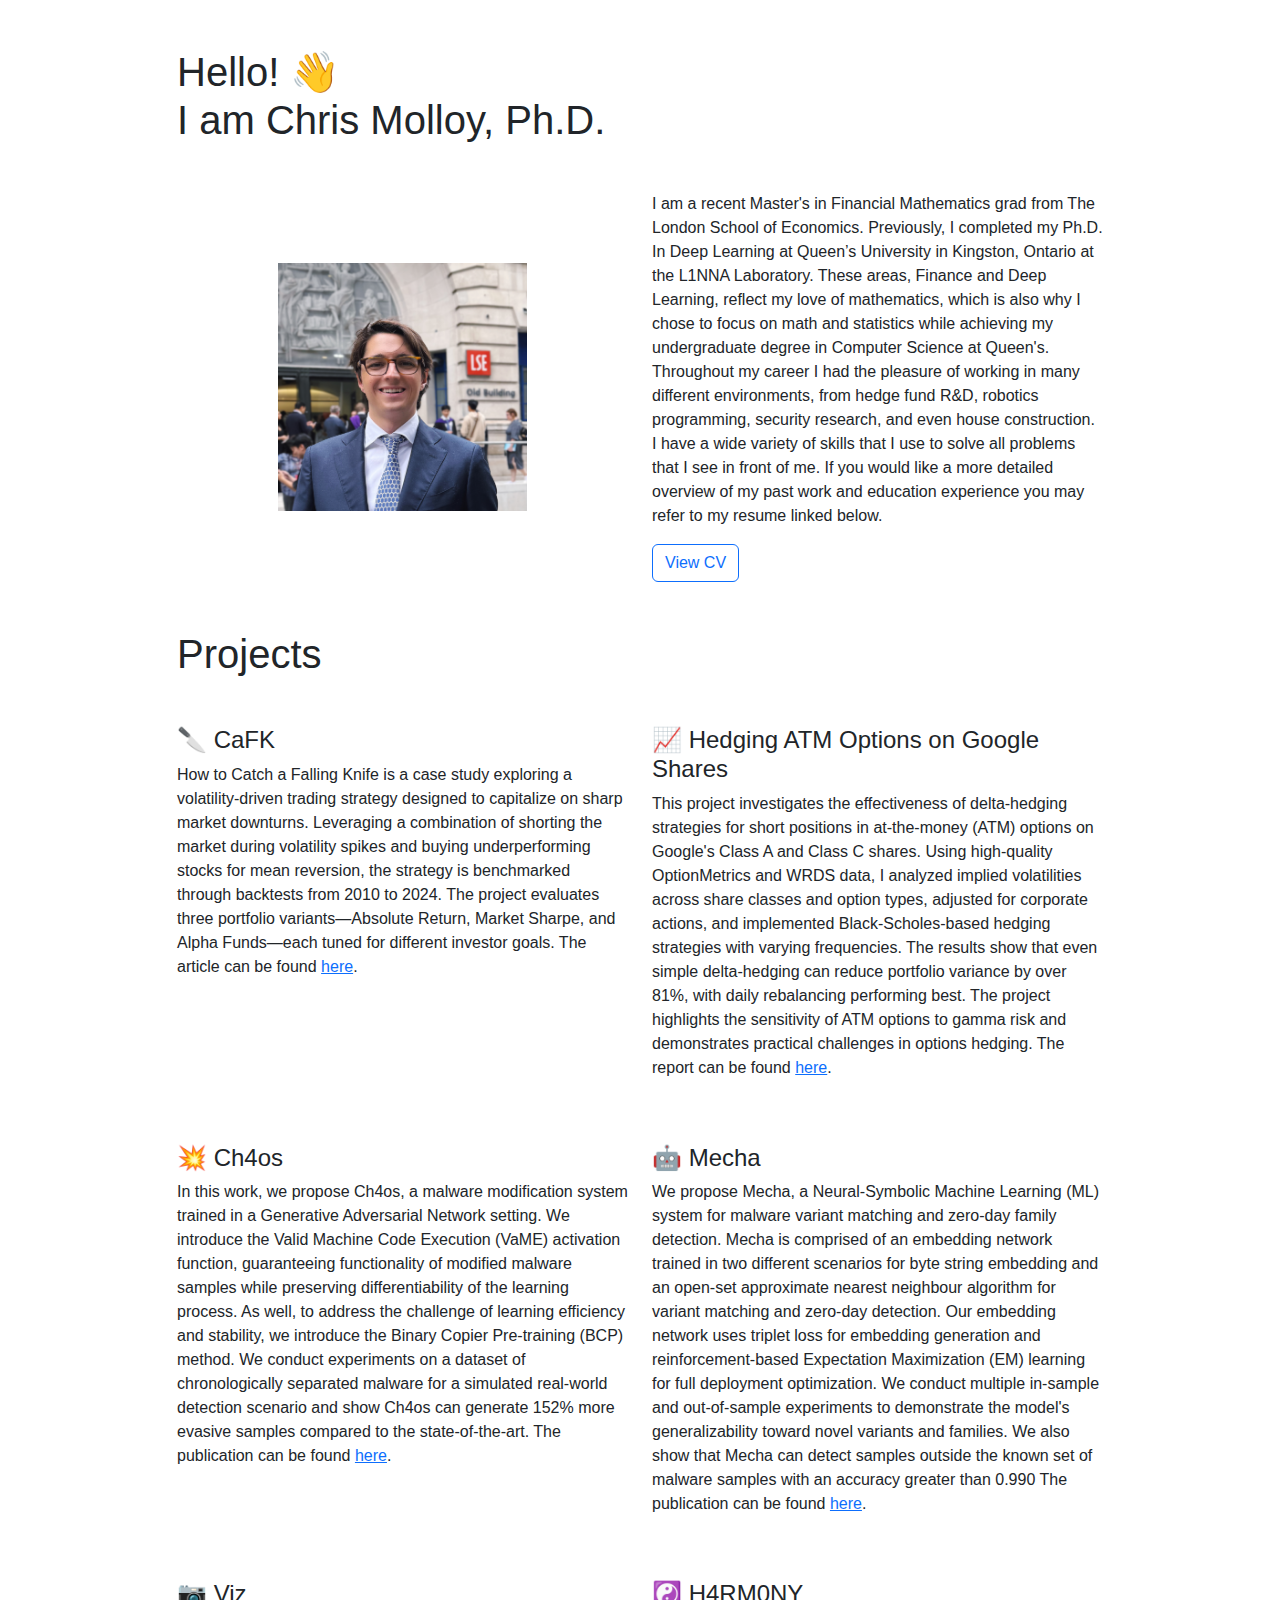
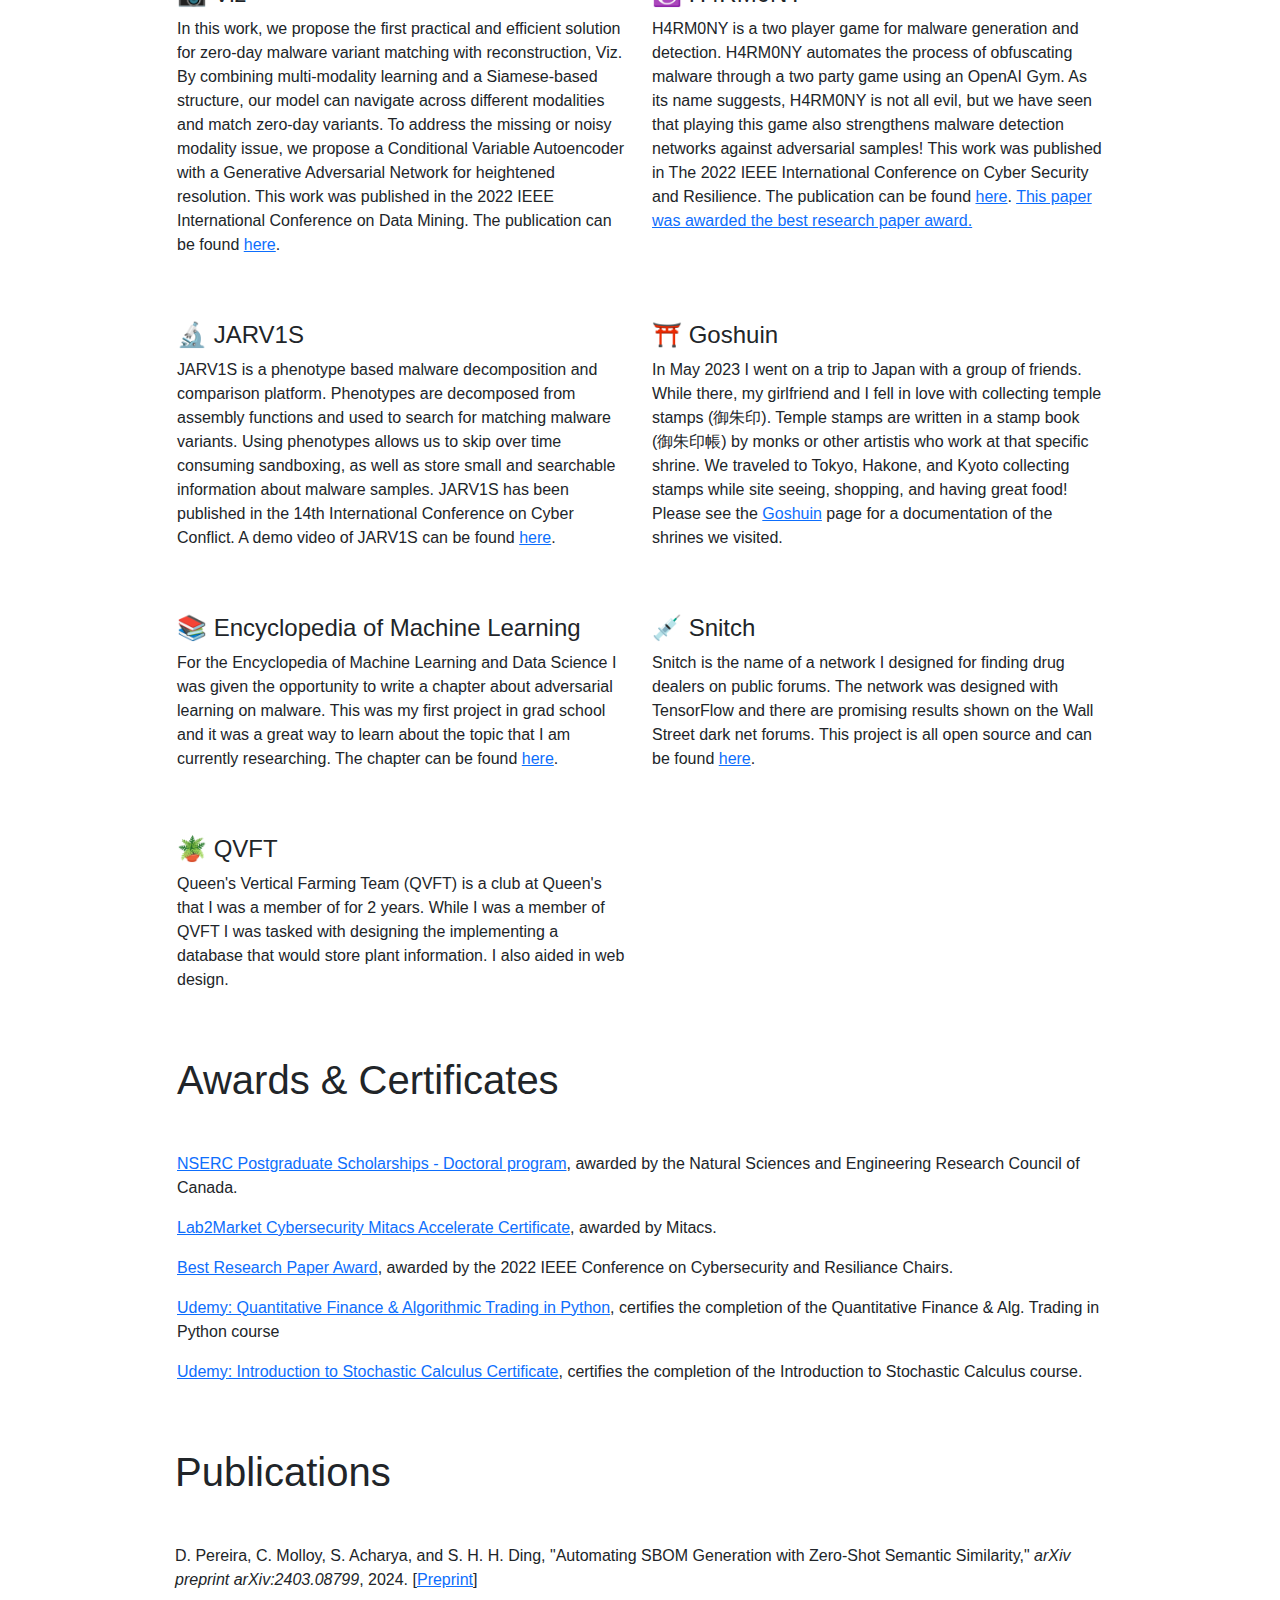
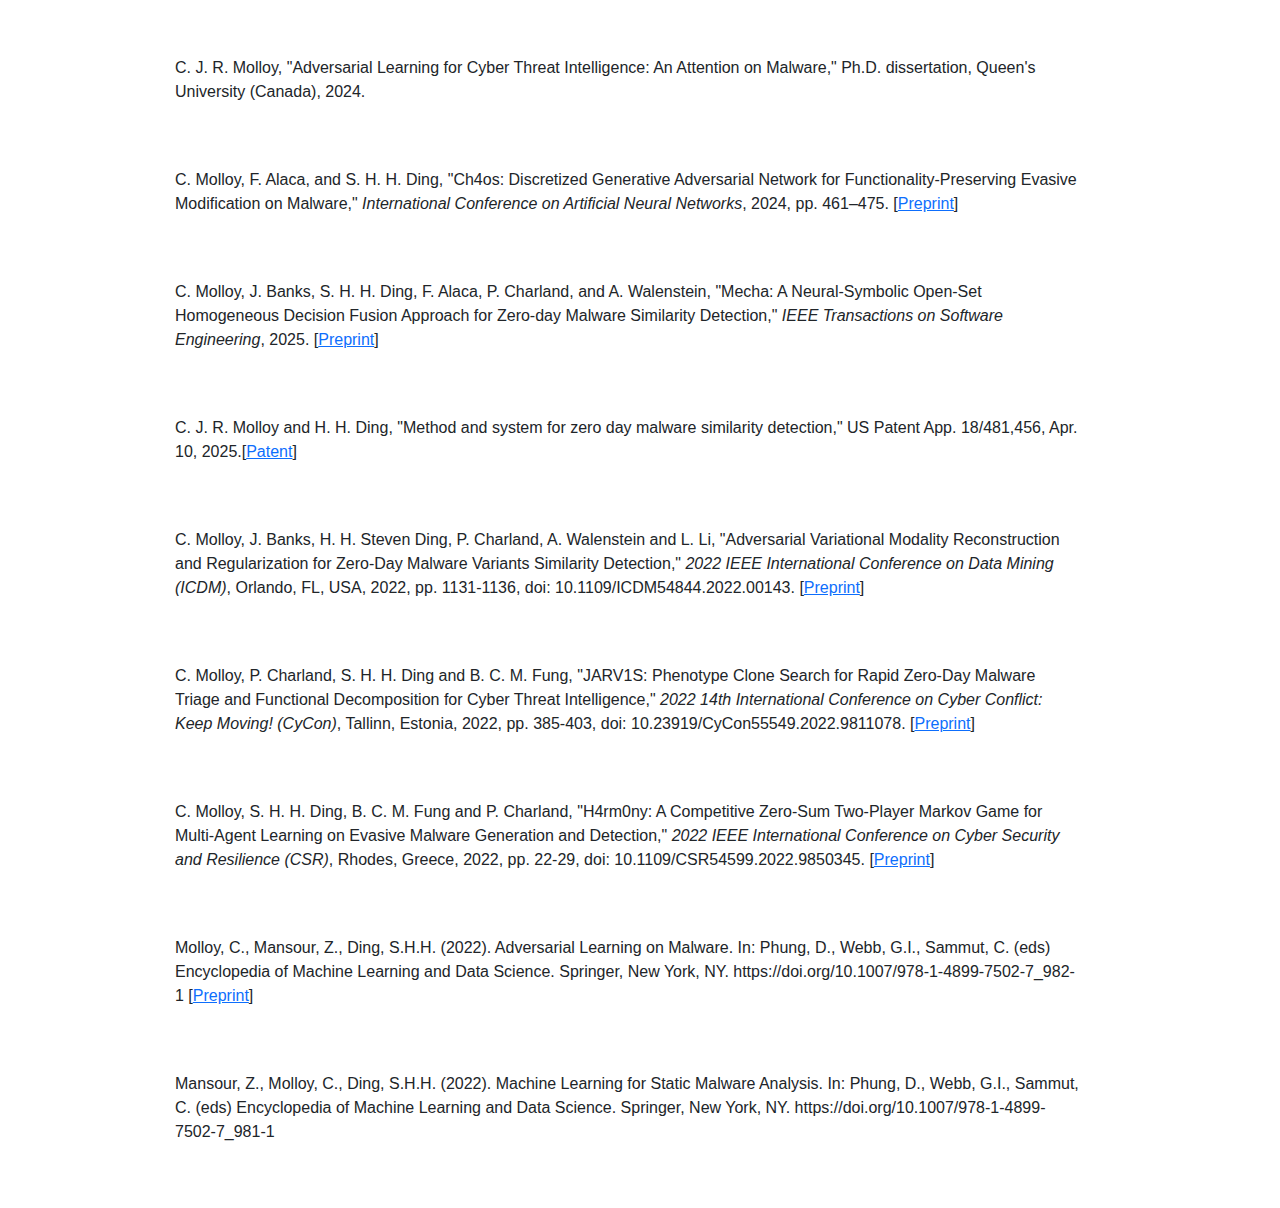
<file: index.html>
<!doctype html>
<html lang="en">
  <head>
    <title>Chris</title>
    <link rel="icon" href="img/favicon.ico">
    <meta charset="utf-8">
    <meta name="viewport" content="width=device-width, initial-scale=1">

    

<link href="css/bootstrap.min.css" rel="stylesheet">


  </head>
<style>
.btn-download, .btn-download:hover, .btn-download:active, .btn-download:visited {
    background-color:aliceblue !important;
    
}
body {
    font-family: "HelveticaNeue-Light", "Helvetica Neue Light", "Helvetica Neue", Helvetica, Arial, "Lucida Grande", sans-serif; 
    font-weight: 300;
}


</style>
  <body style="background-color:r#fffff2;">
    
    <main class='container mt-5 mb-5' style="">
    <div class='row mt-5'>
        <div class='col-md-1'></div>
        <div class='col-md-10'>
            <h1>Hello! 👋<br> I am Chris Molloy, Ph.D.</h1>
            <div class='row align-items-center mt-5'>
                <div class='col-md-6'>
                    <img src="img/face5.JPG" class="mx-auto d-block" style="width:55%;">

                </div>
                <div class='col-md-6'>
                    <p>I am a recent Master's in Financial Mathematics grad from The London School of Economics. Previously, I completed my Ph.D. In Deep Learning at Queen’s University in Kingston, Ontario at the L1NNA Laboratory. These areas, Finance and Deep Learning, reflect my love of mathematics, which is also why I chose to focus on math and statistics while achieving my undergraduate degree in Computer Science at Queen's. Throughout my career I had the pleasure of working in many different environments, from hedge fund R&#38;D, robotics programming, security research, and even house construction. I have a wide variety of skills that I use to solve all problems that I see in front of me.
                    If you would like a more detailed overview of my past work and education experience you may refer to my resume linked below.</p>

                    <a href="docs/resume_molloy.pdf" target="_blank" class="btn btn-outline-primary" role="button">View CV</a>

                </div>
            </div>
        </div>
        <div class='col-md-1'></div>
    </div>
    <div class='row mt-5'>
        <div class='col-md-1'></div>
        <div class='col-md-10'>
            <h1>Projects</h1>
            <!--Top of block-->
            <div class="row mt-5">
                <div class="col-md-6">
                    <h4>🔪 CaFK</h4>
                    <p>How to Catch a Falling Knife is a case study exploring a volatility-driven trading strategy designed to capitalize on sharp market downturns. Leveraging a combination of shorting the market during volatility spikes and buying underperforming stocks for mean reversion, the strategy is benchmarked through backtests from 2010 to 2024. The project evaluates three portfolio variants—Absolute Return, Market Sharpe, and Alpha Funds—each tuned for different investor goals. The article can be found <a href="https://medium.com/@chris_molloy/how-to-catch-a-falling-knife-finding-deals-in-a-market-frenzy-fa9c8811d85c" target="_blank" class="">here</a>.</p>
                </div>
                <div class="col-md-6">
                    <h4>📈 Hedging ATM Options on Google Shares</h4>
                    <p>This project investigates the effectiveness of delta-hedging strategies for short positions in at-the-money (ATM) options on Google's Class A and Class C shares. Using high-quality OptionMetrics and WRDS data, I analyzed implied volatilities across share classes and option types, adjusted for corporate actions, and implemented Black-Scholes-based hedging strategies with varying frequencies. The results show that even simple delta-hedging can reduce portfolio variance by over 81%, with daily rebalancing performing best. The project highlights the sensitivity of ATM options to gamma risk and demonstrates practical challenges in options hedging. The report can be found <a href="https://github.com/ChrisJMolloy/at_the_money_hedge/blob/main/Hedging%20ATM%20Options.pdf" target="_blank" class="">here</a>.
                        
                    </p>
                </div>
            </div>
            <!--Bottom of block-->
            <!--Top of block-->
            <div class="row mt-5">
                <div class="col-md-6">
                    <h4>💥 Ch4os</h4>
                    <p>In this work, we propose Ch4os, a malware modification system trained in a Generative Adversarial Network setting. We introduce the Valid Machine Code Execution (VaME) activation function, guaranteeing functionality of modified malware samples while preserving differentiability of the learning process. As well, to address the challenge of learning efficiency and stability, we introduce the Binary Copier Pre-training (BCP) method. We conduct experiments on a dataset of chronologically separated malware for a simulated real-world detection scenario and show Ch4os can generate 152% more evasive samples compared to the state-of-the-art. The publication can be found <a href="https://link.springer.com/chapter/10.1007/978-3-031-72356-8_30" target="_blank" class="">here</a>.</p>
                </div>
                <div class="col-md-6">
                    <h4>🤖 Mecha</h4>
                    <p>We propose Mecha, a Neural-Symbolic Machine Learning (ML) system for malware variant matching and zero-day family detection. Mecha is comprised of an embedding network trained in two different scenarios for byte string embedding and an open-set approximate nearest neighbour algorithm for variant matching and zero-day detection. Our embedding network uses triplet loss for embedding generation and reinforcement-based Expectation Maximization (EM) learning for full deployment optimization. We conduct multiple in-sample and out-of-sample experiments to demonstrate the model's generalizability toward novel variants and families. We also show that Mecha can detect samples outside the known set of malware samples with an accuracy greater than 0.990 The publication can be found <a href="https://ieeexplore.ieee.org/document/10847580" target="_blank" class="">here</a>.</p>
                </div>
            </div>
            <!--Bottom of block-->
            <!--Top of block-->
            <div class="row mt-5">
                <div class="col-md-6">
                    <h4>📷 Viz</h4>
                    <p>In this work, we propose the first practical and efficient solution for zero-day malware variant matching with reconstruction, Viz. By combining multi-modality learning and a Siamese-based structure, our model can navigate across different modalities and match zero-day variants. To address the missing or noisy modality issue, we propose a Conditional Variable Autoencoder with a Generative Adversarial Network for heightened resolution. This work was published in the 2022 IEEE International Conference on Data Mining. The publication can be found <a href="https://ieeexplore.ieee.org/document/10027742" target="_blank" class="">here</a>.</p>
                </div>
                <div class="col-md-6">
                    <h4>☯️ H4RM0NY</h4>
                    <p>H4RM0NY is a two player game for malware generation and detection.  H4RM0NY automates the process of obfuscating malware through a two party game using an OpenAI Gym. As its name suggests, H4RM0NY is not all evil, but we have seen that playing this game also strengthens malware detection networks against adversarial samples! This work was published in The 2022 IEEE International Conference on Cyber Security and Resilience. The publication can be found <a href="https://ieeexplore.ieee.org/document/9850345" target="_blank" class="">here</a>. <a href='docs/20220728 IEEE_CSR_2022_Award.pdf'>This paper was awarded the best research paper award.</a></p>
                </div>
            </div>
            <!--Bottom of block-->
            <!--Top of block-->
            <div class="row mt-5">
                <div class="col-md-6">
                    <h4>🔬 JARV1S</h4>
                    <p>JARV1S is a phenotype based malware decomposition and comparison platform. Phenotypes are decomposed from assembly functions and used to search for matching malware variants. Using phenotypes allows us to skip over time consuming sandboxing, as well as store small and searchable information about malware samples. JARV1S has been published in the 14th International Conference on Cyber Conflict. A demo video of JARV1S can be found <a href="https://www.youtube.com/watch?v=aSiLOtAvIFw&ab_channel=dead99snow" target="_blank" class="">here</a>.</p>
                </div>
                <div class="col-md-6">
                    <h4>⛩️ Goshuin</h4>
                    <p>In May 2023 I went on a trip to Japan with a group of friends. While there, my girlfriend and I fell in love with collecting temple stamps (御朱印). Temple stamps are written in a stamp book (御朱印帳) by monks or other artistis who work at that specific shrine. We traveled to Tokyo, Hakone, and Kyoto collecting stamps while site seeing, shopping, and having great food! Please see the <a href='goshuin.html'>Goshuin</a> page for a documentation of the shrines we visited.</p>
                </div>
            </div>
            <!--Bottom of block-->
             <!--Top of block-->
            <div class="row mt-5">
                <div class="col-md-6">
                    <h4>📚 Encyclopedia of Machine Learning</h4>
                    <p>For the Encyclopedia of Machine Learning and Data Science I was given the opportunity to write a chapter about adversarial learning on malware. This was my first project in grad school and it was a great way to learn about the topic that I am currently researching. The chapter can be found <a href="https://link.springer.com/referenceworkentry/10.1007/978-1-4899-7502-7_982-1" target="_blank" class="">here</a>.</p>
                </div>
                <div class="col-md-6">
                    <h4>💉 Snitch</h4>
                    <p>Snitch is the name of a network I designed for finding drug dealers on public forums. The network was designed with TensorFlow and there are promising results shown on the Wall Street dark net forums. This project is all open source and can be found <a href="https://github.com/ChrisJMolloy/snitch" target="_blank" class="">here</a>.</p>
                </div>
            </div>
            <!--Bottom of block-->
            <!--Top of block-->
            <div class="row mt-5">
                <div class="col-md-6">
                    <h4>🪴 QVFT</h4>
                    <p>Queen's Vertical Farming Team (QVFT) is a club at Queen's that I was a member of for 2 years. While I was a member of QVFT I was tasked with designing the implementing a database that would store plant information. I also aided in web design.</p>
                </div>
                <div class="col-md-6">
                    <h4></h4>
                    <p></p>
                </div>
            </div>
            <!--Bottom of block-->
        </div>
        <div class='col-md-1'></div>
    </div>
 
        
        <div class='row mt-5'>
            <div class='col-md-1'></div>
            <div class='col-md-10'>
                <h1>Awards & Certificates</h1>
                <!--Top of block-->
                <div class="row mt-5">
                    <div class="col-md-12">
                        <p><a href='https://www.nserc-crsng.gc.ca/students-etudiants/pg-cs/bellandpostgrad-belletsuperieures_eng.asp' target="_blank">NSERC Postgraduate Scholarships - Doctoral program</a>, awarded by the Natural Sciences and Engineering Research Council of Canada.</p>
                        <p><a href='docs/mitacs_certificate.pdf' target="_blank">Lab2Market Cybersecurity Mitacs Accelerate Certificate</a>, awarded by Mitacs.</p>
                        <p><a href='docs/20220728 IEEE_CSR_2022_Award.pdf' target="_blank">Best Research Paper Award</a>, awarded by the 2022 IEEE Conference on Cybersecurity and Resiliance Chairs.</p>
                        <p><a href='https://www.udemy.com/certificate/UC-10bca69e-04db-4ba7-a737-e7d7dc773cae/?utm_campaign=email&utm_source=sendgrid.com&utm_medium=email'target="_blank">Udemy: Quantitative Finance & Algorithmic Trading in Python</a>, certifies the completion of the Quantitative Finance & Alg. Trading in Python course</p>
                        <p><a href='https://www.udemy.com/certificate/UC-e325141f-3000-48e4-ae0f-e79b0cb98649/?utm_source=sendgrid.com&utm_medium=email&utm_campaign=email' target="_blank">Udemy: Introduction to Stochastic Calculus Certificate</a>, certifies the completion of the Introduction to Stochastic Calculus course.</p>


                    


                    </div>
                </div>
                <!--Bottom of block-->

                
                
        </div>


        <div class='row mt-5'>
            <div class='col-md-1'></div>
            <div class='col-md-10'>
                <h1>Publications</h1>
                <!--Top of block-->
                <div class="row mt-5">
                    <div class="col-md-12">
                        <p>D. Pereira, C. Molloy, S. Acharya, and S. H. H. Ding, "Automating SBOM Generation with Zero-Shot Semantic Similarity," <i>arXiv preprint arXiv:2403.08799</i>, 2024. [<a href="https://arxiv.org/abs/2403.08799" target="_blank" role="button">Preprint</a>]</p>
                    </div>
                </div>
                <!--Bottom of block-->

                <!--Top of block-->
                <div class="row mt-5">
                    <div class="col-md-12">
                        <p>C. J. R. Molloy, "Adversarial Learning for Cyber Threat Intelligence: An Attention on Malware," Ph.D. dissertation, Queen's University (Canada), 2024.</p>
                    </div>
                </div>
                <!--Bottom of block-->

                <!--Top of block-->
                <div class="row mt-5">
                    <div class="col-md-12">
                        <p>C. Molloy, F. Alaca, and S. H. H. Ding, "Ch4os: Discretized Generative Adversarial Network for Functionality-Preserving Evasive Modification on Malware," <i>International Conference on Artificial Neural Networks</i>, 2024, pp. 461–475. [<a href="docs/Ch4os.pdf" target="_blank" role="button">Preprint</a>]</p>
                    </div>
                </div>
                <!--Bottom of block-->

                <!--Top of block-->
                <div class="row mt-5">
                    <div class="col-md-12">
                        <p>C. Molloy, J. Banks, S. H. H. Ding, F. Alaca, P. Charland, and A. Walenstein, "Mecha: A Neural-Symbolic Open-Set Homogeneous Decision Fusion Approach for Zero-day Malware Similarity Detection," <i>IEEE Transactions on Software Engineering</i>, 2025. [<a href="docs/Mecha.pdf" target="_blank" role="button">Preprint</a>]</p>
                    </div>
                </div>
                <!--Bottom of block-->
                <!--Top of block-->
                <div class="row mt-5">
                    <div class="col-md-12">
                        <p>C. J. R. Molloy and H. H. Ding, "Method and system for zero day malware similarity detection," US Patent App. 18/481,456, Apr. 10, 2025.[<a href="https://patents.google.com/patent/US20250117483A1/en" target="_blank" role="button">Patent</a>]</p>
                    </div>
                </div>
                <!--Bottom of block-->
                <!--Top of block-->
                <div class="row mt-5">
                    <div class="col-md-12">
                        <p>C. Molloy, J. Banks, H. H. Steven Ding, P. Charland, A. Walenstein and L. Li, "Adversarial Variational Modality Reconstruction and Regularization for Zero-Day Malware Variants Similarity Detection," <i>2022 IEEE International Conference on Data Mining (ICDM)</i>, Orlando, FL, USA, 2022, pp. 1131-1136, doi: 10.1109/ICDM54844.2022.00143. [<a href="docs/viz.pdf" target="_blank" class="" role="button">Preprint</a>]</p>
                    </div>
                </div>
                <!--Bottom of block-->
                <!--Top of block-->
                <div class="row mt-5">
                    <div class="col-md-12">
                        <p>C. Molloy, P. Charland, S. H. H. Ding and B. C. M. Fung, "JARV1S: Phenotype Clone Search for Rapid Zero-Day Malware Triage and Functional Decomposition for Cyber Threat Intelligence," <i>2022 14th International Conference on Cyber Conflict: Keep Moving! (CyCon)</i>, Tallinn, Estonia, 2022, pp. 385-403, doi: 10.23919/CyCon55549.2022.9811078. [<a href="docs/jarv1s.pdf" target="_blank" class="" role="button">Preprint</a>]</p>
                    </div>
                </div>
                <!--Bottom of block-->
                <!--Top of block-->
                <div class="row mt-5">
                    <div class="col-md-12">
                        <p>C. Molloy, S. H. H. Ding, B. C. M. Fung and P. Charland, "H4rm0ny: A Competitive Zero-Sum Two-Player Markov Game for Multi-Agent Learning on Evasive Malware Generation and Detection," <i>2022 IEEE International Conference on Cyber Security and Resilience (CSR)</i>, Rhodes, Greece, 2022, pp. 22-29, doi: 10.1109/CSR54599.2022.9850345. [<a href="docs/h4r.pdf" target="_blank" class="" role="button">Preprint</a>]</p>
                    </div>
                </div>
                <!--Bottom of block-->
                <!--Top of block-->
                <div class="row mt-5">
                    <div class="col-md-12">
                        <p>Molloy, C., Mansour, Z., Ding, S.H.H. (2022). Adversarial Learning on Malware. In: Phung, D., Webb, G.I., Sammut, C. (eds) Encyclopedia of Machine Learning and Data Science. Springer, New York, NY. https://doi.org/10.1007/978-1-4899-7502-7_982-1 [<a href="docs/book_chapter___adversarial_learning_on_malware.pdf" target="_blank" class="" role="button">Preprint</a>]</p>
                    </div>
                </div>
                <!--Bottom of block-->
                <!--Top of block-->
                <div class="row mt-5">
                    <div class="col-md-12">
                        <p>Mansour, Z., Molloy, C., Ding, S.H.H. (2022). Machine Learning for Static Malware Analysis. In: Phung, D., Webb, G.I., Sammut, C. (eds) Encyclopedia of Machine Learning and Data Science. Springer, New York, NY. https://doi.org/10.1007/978-1-4899-7502-7_981-1</p>
                    </div>
                </div>
                <!--Bottom of block-->

  
        </div>








    </main>


    
  </body>
</html>
</file>
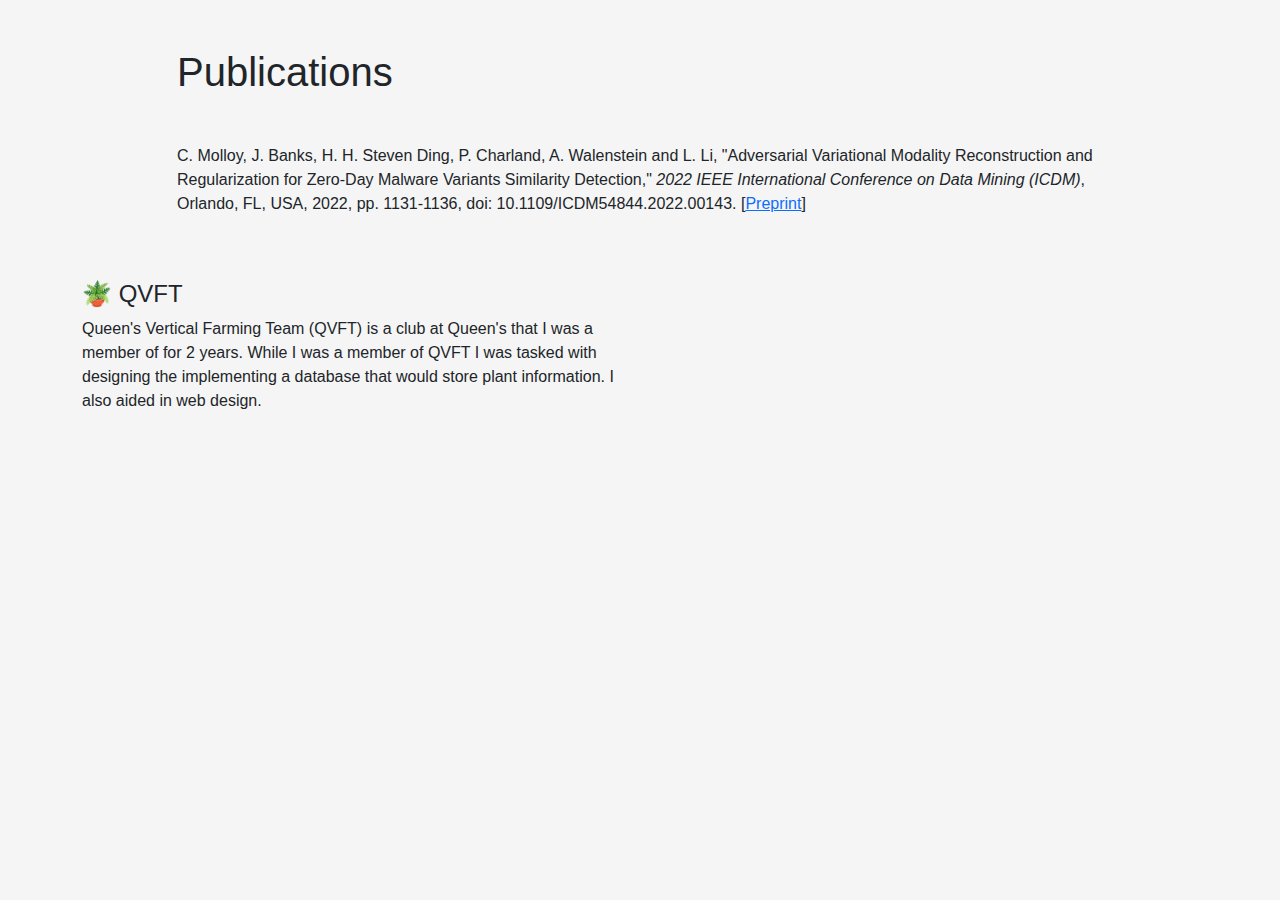
<file: publications.html>
<!doctype html>
<html lang="en">
  <head>
    <title>Chris</title>
    <link rel="icon" href="img/favicon.ico">
    <meta charset="utf-8">
    <meta name="viewport" content="width=device-width, initial-scale=1">

    

<link href="css/bootstrap.min.css" rel="stylesheet">


  </head>
<style>
.btn-download, .btn-download:hover, .btn-download:active, .btn-download:visited {
    background-color:aliceblue !important;
}
body {
    font-family: "HelveticaNeue-Light", "Helvetica Neue Light", "Helvetica Neue", Helvetica, Arial, "Lucida Grande", sans-serif; 
    font-weight: 300;
}


</style>
  <body style="background-color:rgb(245,245,245);">
    
    <main class='container mt-5 mb-5' style="">
    <!--Top of block-->
    <div class='row mt-5'>
        <div class='col-md-1'></div>
        <div class='col-md-10'>
            <h1>Publications</h1>
            <!--Top of block-->
            <div class="row mt-5">
                <div class="col-md-12">
                    <p>C. Molloy, J. Banks, H. H. Steven Ding, P. Charland, A. Walenstein and L. Li, "Adversarial Variational Modality Reconstruction and Regularization for Zero-Day Malware Variants Similarity Detection," <i>2022 IEEE International Conference on Data Mining (ICDM)</i>, Orlando, FL, USA, 2022, pp. 1131-1136, doi: 10.1109/ICDM54844.2022.00143. [<a href="docs/viz.pdf" target="_blank" class="" role="button">Preprint</a>]</p>
                </div>
            </div>
    </div>
    <!--Bottom of block-->

            <!--Top of block-->
            <div class="row mt-5">
                <div class="col-md-6">
                    <h4>🪴 QVFT</h4>
                    <p>Queen's Vertical Farming Team (QVFT) is a club at Queen's that I was a member of for 2 years. While I was a member of QVFT I was tasked with designing the implementing a database that would store plant information. I also aided in web design.</p>
                </div>
                <div class="col-md-6">
                    <h4></h4>
                    <p></p>
                </div>
            </div>
            <!--Bottom of block-->
        </div>
        <div class='col-md-1'></div>
    </div>
    </main>


    
  </body>
</html>
</file>
